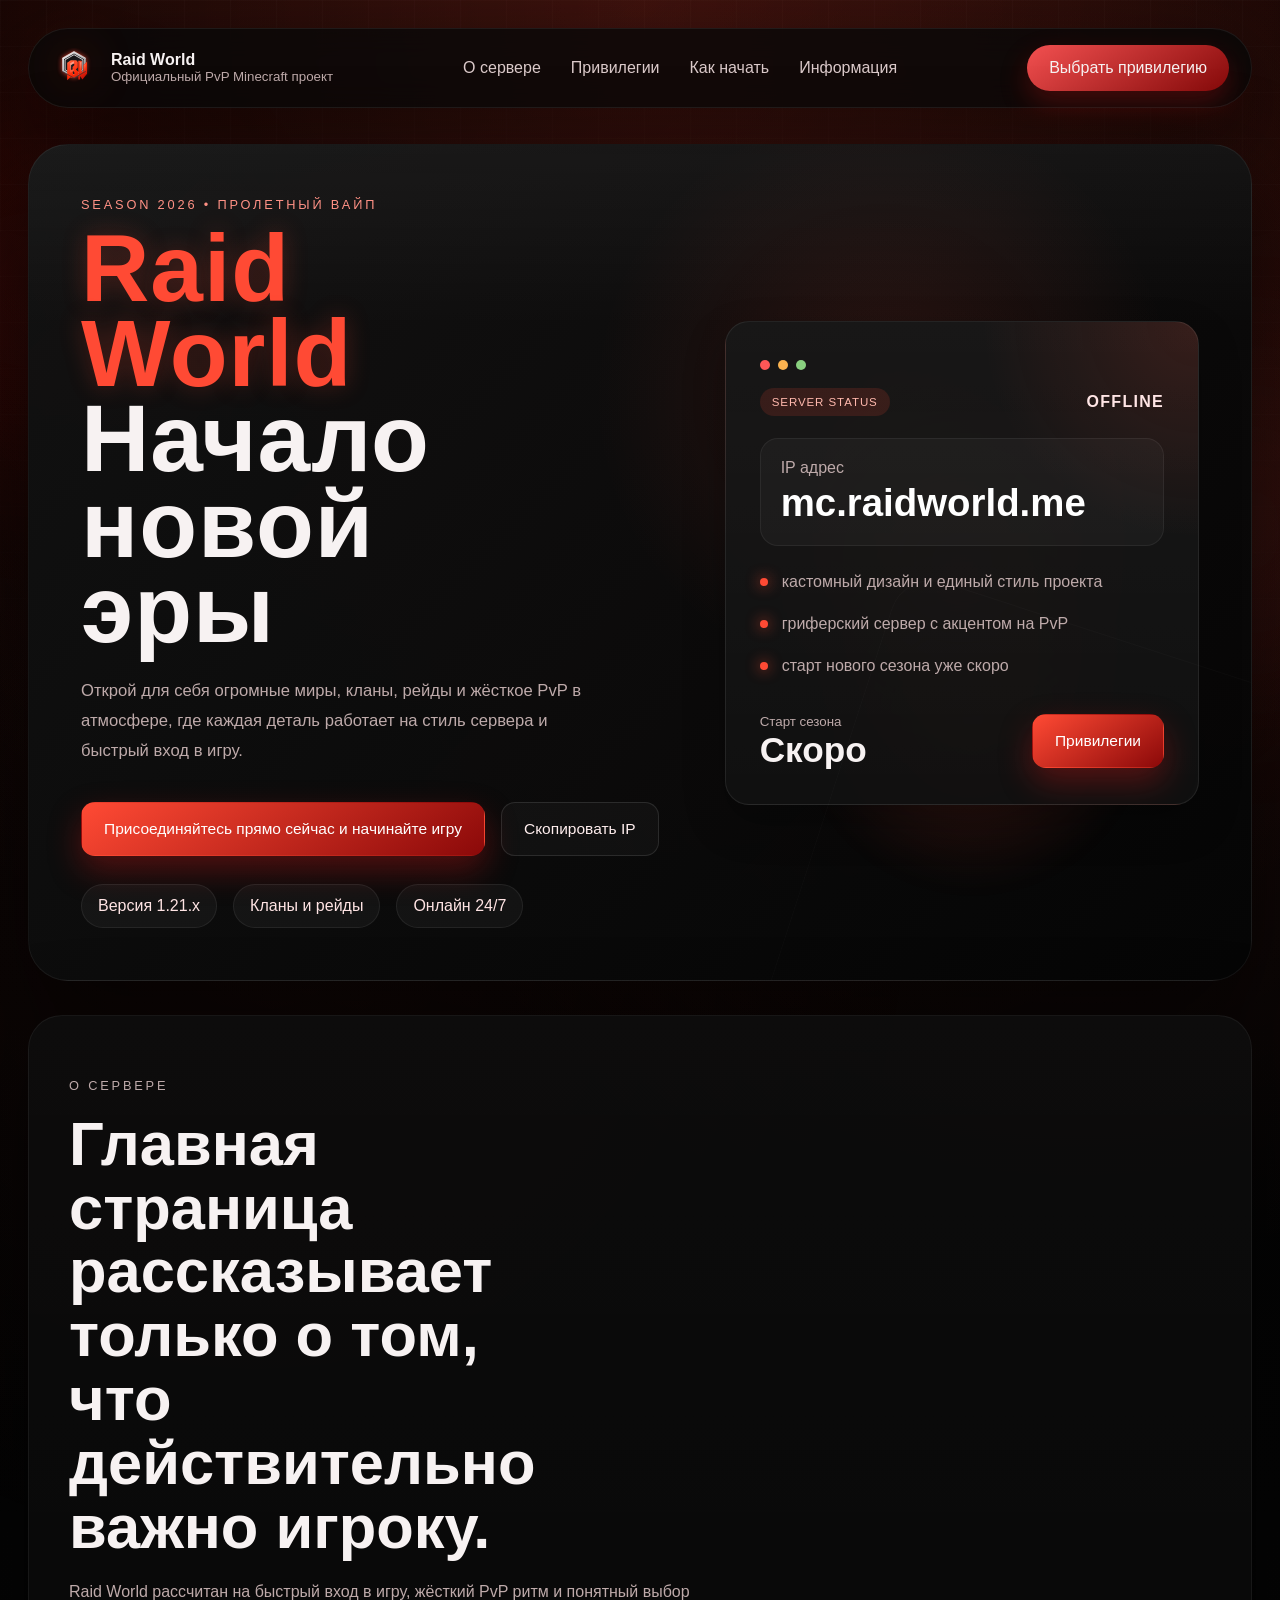
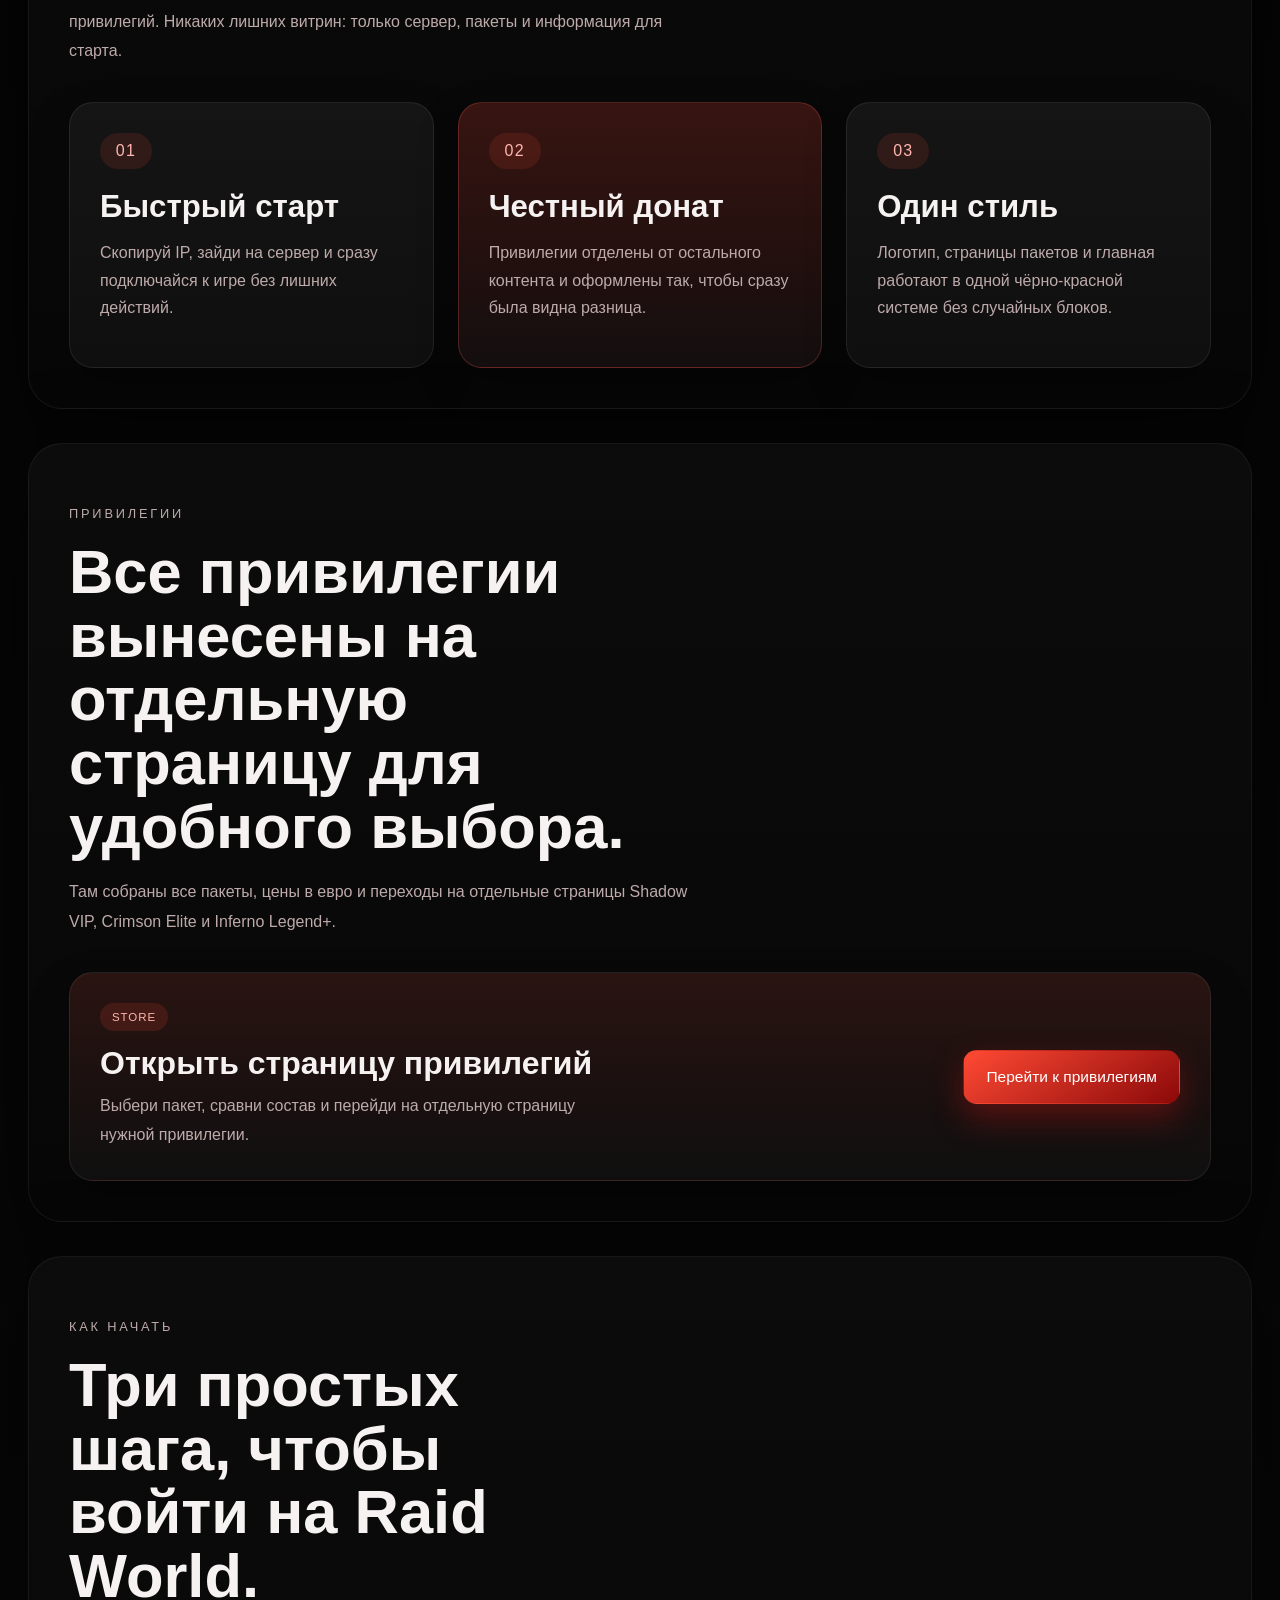
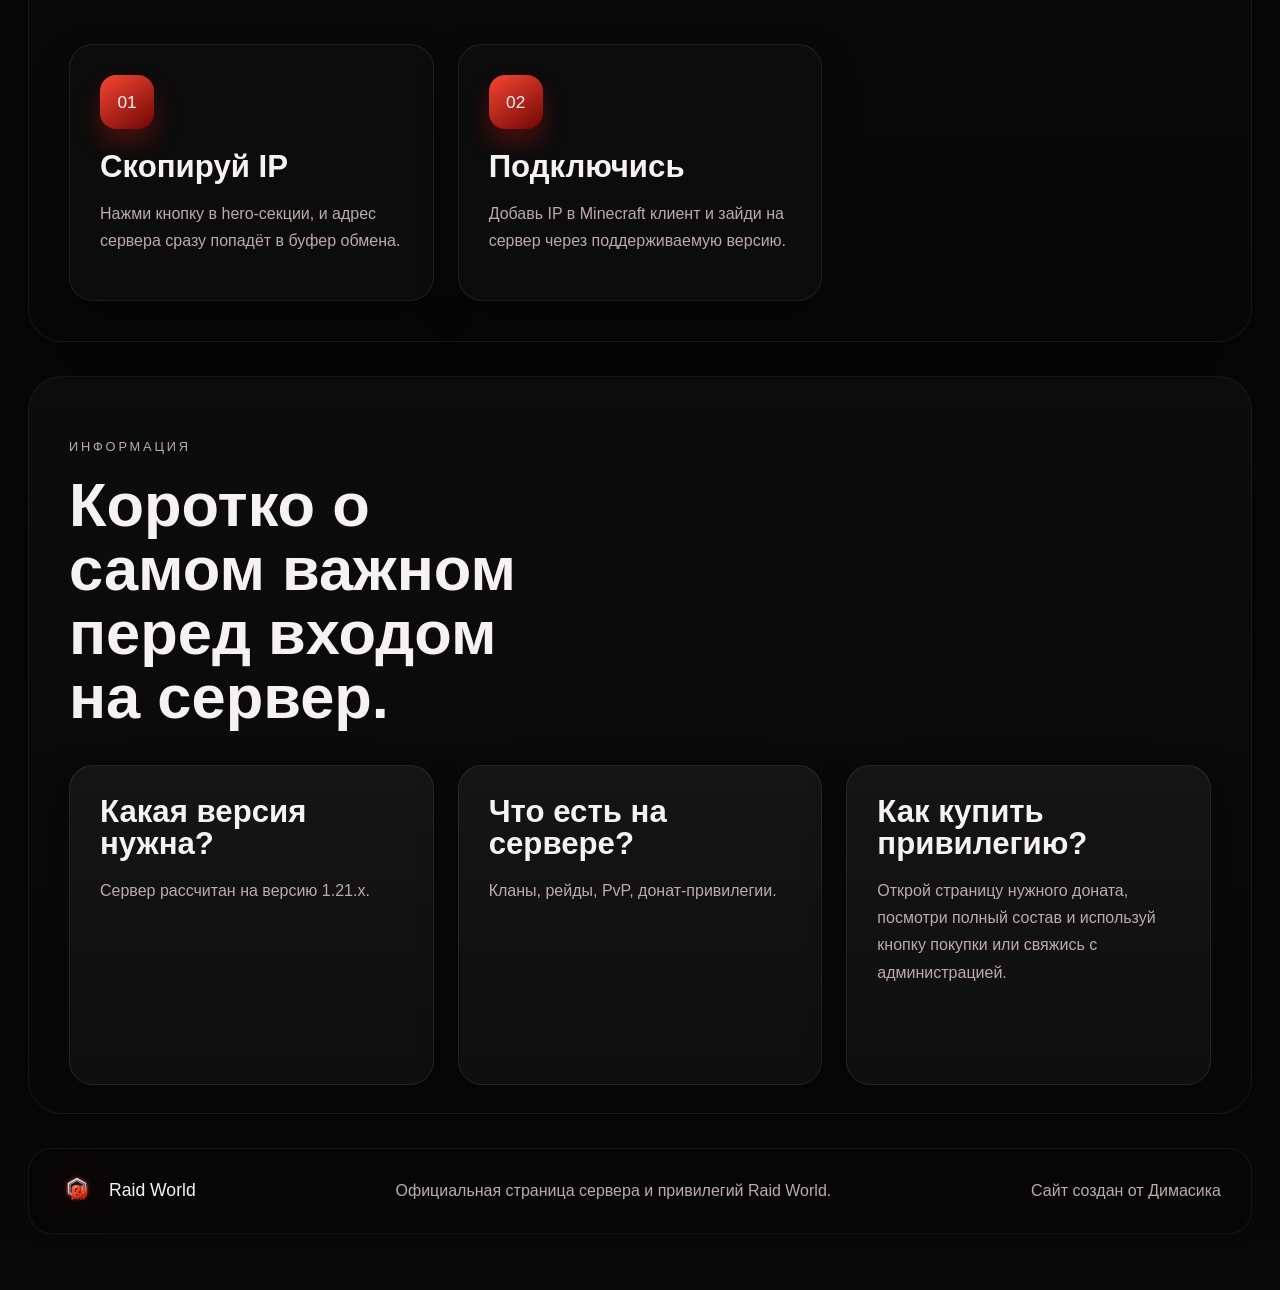
<file: index.html>
<!DOCTYPE html>
<html lang="ru">
<head>
  <meta charset="UTF-8">
  <meta name="viewport" content="width=device-width, initial-scale=1.0">
  <title>Raid World | Гриферский сервер</title>
  <meta
    name="description"
    content="Raid World — Гриферский сервер."
  >
  <meta name="theme-color" content="#120606">
  <link rel="icon" href="rw-logo.svg" type="image/svg+xml">
  <link rel="shortcut icon" href="rw-logo.svg" type="image/svg+xml">
  <link rel="stylesheet" href="styles.css">
</head>
<body>
  <div class="site-shell">
    <div class="ambient ambient-left"></div>
    <div class="ambient ambient-right"></div>
    <div class="grid-fade"></div>

    <header class="topbar">
      <a class="brand" href="#hero" aria-label="Raid World">
        <img class="brand-logo" src="rw-logo.svg" alt="logo">
        <span class="brand-text">
          <strong>Raid World</strong>
          <small>Официальный PvP Minecraft проект</small>
        </span>
      </a>

      <nav class="nav">
        <a href="#about">О сервере</a>
        <a href="privileges.html">Привилегии</a>
        <a href="#start">Как начать</a>
        <a href="#faq">Информация</a>
      </nav>

      <a class="nav-cta" href="privileges.html">Выбрать привилегию</a>
    </header>

    <main>
      <section class="hero reveal visible" id="hero">
        <div class="hero-copy">
          <p class="eyebrow">Season 2026 • Пролетный вайп</p>
          <h1><span>Raid World</span> Начало новой эры</h1>
          <p class="hero-text">
            Открой для себя огромные миры, кланы, рейды и жёсткое PvP в атмосфере,
            где каждая деталь работает на стиль сервера и быстрый вход в игру.
          </p>

          <div class="hero-actions">
            <a class="button button-primary" href="#start">Присоединяйтесь прямо сейчас и начинайте игру</a>
            <button class="button button-secondary copy-button" data-copy-value="mc.raidworld.me">
              Скопировать IP
            </button>
          </div>

          <div class="hero-pills">
            <span class="chip">Версия 1.21.x</span>
            <span class="chip">Кланы и рейды</span>
            <span class="chip">Онлайн 24/7</span>
          </div>
        </div>

        <div class="hero-panel">
          <div class="panel-glow"></div>

          <article class="hero-card hero-card-main interactive-card">
            <div class="terminal-top">
              <span></span>
              <span></span>
              <span></span>
            </div>

            <div class="hero-card-heading">
              <span class="card-label">Server Status</span>
              <strong>OFFLINE</strong>
            </div>

            <div class="hero-ip">
              <span>IP адрес</span>
              <strong>mc.raidworld.me</strong>
            </div>

            <ul class="hero-list">
              <li>кастомный дизайн и единый стиль проекта</li>
              <li>гриферский сервер с акцентом на PvP</li>
              <li>старт нового сезона уже скоро</li>
            </ul>

            <div class="price-row">
              <div>
                <small>Старт сезона</small>
                <strong>Скоро</strong>
              </div>
              <a class="button button-primary" href="privileges.html">Привилегии</a>
            </div>
          </article>
        </div>
      </section>

      <section class="section reveal" id="about">
        <div class="section-heading">
          <p class="eyebrow">О сервере</p>
          <h2>Главная страница рассказывает только о том, что действительно важно игроку.</h2>
          <p>
            Raid World рассчитан на быстрый вход в игру, жёсткий PvP ритм и понятный выбор привилегий.
            Никаких лишних витрин: только сервер, пакеты и информация для старта.
          </p>
        </div>

        <div class="feature-grid">
          <article class="feature-card interactive-card">
            <span class="feature-index">01</span>
            <h3>Быстрый старт</h3>
            <p>Скопируй IP, зайди на сервер и сразу подключайся к игре без лишних действий.</p>
          </article>

          <article class="feature-card feature-card-accent interactive-card">
            <span class="feature-index">02</span>
            <h3>Честный донат</h3>
            <p>Привилегии отделены от остального контента и оформлены так, чтобы сразу была видна разница.</p>
          </article>

          <article class="feature-card interactive-card">
            <span class="feature-index">03</span>
            <h3>Один стиль</h3>
            <p>Логотип, страницы пакетов и главная работают в одной чёрно-красной системе без случайных блоков.</p>
          </article>
        </div>
      </section>

      <section class="section reveal server-cta-section" id="store">
        <div class="section-heading">
          <p class="eyebrow">Привилегии</p>
          <h2>Все привилегии вынесены на отдельную страницу для удобного выбора.</h2>
          <p>
            Там собраны все пакеты, цены в евро и переходы на отдельные страницы Shadow VIP,
            Crimson Elite и Inferno Legend+.
          </p>
        </div>

        <div class="server-cta-card interactive-card">
          <div>
            <span class="card-label">Store</span>
            <h3>Открыть страницу привилегий</h3>
            <p>Выбери пакет, сравни состав и перейди на отдельную страницу нужной привилегии.</p>
          </div>
          <a class="button button-primary" href="privileges.html">Перейти к привилегиям</a>
        </div>
      </section>

      <section class="section reveal" id="start">
        <div class="section-heading">
          <p class="eyebrow">Как начать</p>
          <h2>Три простых шага, чтобы войти на Raid World.</h2>
        </div>

        <div class="steps-grid">
          <article class="step-card interactive-card">
            <span>01</span>
            <h3>Скопируй IP</h3>
            <p>Нажми кнопку в hero-секции, и адрес сервера сразу попадёт в буфер обмена.</p>
          </article>

          <article class="step-card interactive-card">
            <span>02</span>
            <h3>Подключись</h3>
            <p>Добавь IP в Minecraft клиент и зайди на сервер через поддерживаемую версию.</p>
          </article>
        </div>
      </section>

      <section class="section reveal faq-section" id="faq">
        <div class="section-heading">
          <p class="eyebrow">Информация</p>
          <h2>Коротко о самом важном перед входом на сервер.</h2>
        </div>

        <div class="faq-grid">
          <article class="faq-card interactive-card">
            <h3>Какая версия нужна?</h3>
            <p>Сервер рассчитан на версию 1.21.x.</p>
          </article>

          <article class="faq-card interactive-card">
            <h3>Что есть на сервере?</h3>
            <p>Кланы, рейды, PvP, донат-привилегии.</p>
          </article>

          <article class="faq-card interactive-card">
            <h3>Как купить привилегию?</h3>
            <p>Открой страницу нужного доната, посмотри полный состав и используй кнопку покупки или свяжись с администрацией.</p>
          </article>
        </div>
      </section>
    </main>

    <footer class="footer">
      <div class="footer-brand">
        <img class="footer-logo" src="rw-logo.svg" alt="logo">
        <p>Raid World</p>
      </div>
      <span>Официальная страница сервера и привилегий Raid World.</span>
      <span>Сайт создан от Димасика</span>
    </footer>
  </div>

  <div class="toast" id="toast" aria-live="polite"></div>

  <script src="script.js"></script>
</body>
</html>
</file>
<file: styles.css>
:root {
  --bg: #020202;
  --bg-soft: #090909;
  --panel: rgba(11, 11, 11, 0.88);
  --panel-strong: rgba(16, 16, 16, 0.95);
  --line: rgba(255, 255, 255, 0.08);
  --line-strong: rgba(255, 102, 102, 0.24);
  --text: #f7f2f2;
  --muted: #beaaaa;
  --primary: #d51515;
  --primary-strong: #ff4a34;
  --primary-soft: rgba(255, 74, 52, 0.14);
  --shadow: 0 30px 90px rgba(0, 0, 0, 0.55);
  --radius-xl: 34px;
  --radius-lg: 24px;
  --radius-md: 18px;
  --container: 1440px;
}

* {
  box-sizing: border-box;
}

html {
  scroll-behavior: smooth;
}

body {
  margin: 0;
  min-height: 100vh;
  overflow-x: hidden;
  color: var(--text);
  font-family: "Trebuchet MS", "Segoe UI", sans-serif;
  background:
    radial-gradient(circle at top, rgba(255, 74, 52, 0.16), transparent 24%),
    radial-gradient(circle at 84% 12%, rgba(255, 74, 52, 0.1), transparent 18%),
    linear-gradient(180deg, #010101 0%, #050505 45%, #090909 100%);
}

body::before {
  content: "";
  position: fixed;
  inset: 0;
  pointer-events: none;
  background:
    linear-gradient(rgba(255, 255, 255, 0.02) 1px, transparent 1px),
    linear-gradient(90deg, rgba(255, 255, 255, 0.02) 1px, transparent 1px);
  background-size: 46px 46px;
  mask-image: linear-gradient(180deg, rgba(0, 0, 0, 0.94), transparent);
}

button,
input,
textarea,
select {
  font: inherit;
}

.site-shell,
.inner-shell {
  position: relative;
  max-width: var(--container);
  margin: 0 auto;
  padding: 28px 28px 56px;
}

.inner-shell {
  min-height: 100vh;
}

.grid-fade {
  position: absolute;
  inset: 0;
  pointer-events: none;
  background:
    radial-gradient(circle at 50% 0%, rgba(255, 74, 52, 0.1), transparent 22%),
    radial-gradient(circle at 20% 20%, rgba(255, 74, 52, 0.06), transparent 18%);
}

.ambient {
  position: fixed;
  width: 340px;
  height: 340px;
  border-radius: 50%;
  filter: blur(80px);
  opacity: 0.34;
  z-index: 0;
  pointer-events: none;
  animation: drift 12s ease-in-out infinite;
}

.ambient-left {
  top: 120px;
  left: -130px;
  background: rgba(255, 12, 12, 0.26);
}

.ambient-right {
  top: 360px;
  right: -140px;
  background: rgba(255, 102, 102, 0.16);
  animation-delay: -4s;
}

.topbar,
.hero,
.section,
.footer,
.subpage-hero,
.info-strip,
.package-layout {
  position: relative;
  z-index: 1;
}

.topbar {
  display: flex;
  align-items: center;
  justify-content: space-between;
  gap: 28px;
  padding: 16px 22px;
  margin-bottom: 36px;
  border: 1px solid rgba(255, 255, 255, 0.07);
  border-radius: 999px;
  background: rgba(8, 8, 8, 0.8);
  box-shadow: var(--shadow);
  backdrop-filter: blur(14px);
}

.brand,
.footer-brand {
  display: inline-flex;
  align-items: center;
  gap: 14px;
  color: var(--text);
  text-decoration: none;
}

.brand-logo,
.footer-logo {
  display: block;
  width: 46px;
  height: 46px;
  object-fit: contain;
  filter: drop-shadow(0 0 24px rgba(255, 74, 52, 0.24));
}

.footer-logo {
  width: 36px;
  height: 36px;
}

.brand-text {
  display: flex;
  flex-direction: column;
  gap: 1px;
  line-height: 1.1;
}

.brand-text strong,
.nav a,
.nav-cta,
.button,
.eyebrow,
.card-label,
.tier,
.feature-index,
.terminal-top,
.package-price,
.breadcrumb {
  font-family: "Bahnschrift", "Arial Narrow", sans-serif;
}

.brand-text small,
.hero-text,
.section-heading p,
.product-card p,
.feature-card p,
.step-card p,
.faq-card p,
.hero-list li,
.footer span,
.stat-card span,
.hero-ip span,
.price-row small,
.package-meta span,
.overview-card p,
.benefit-card p,
.support-card p,
.subpage-lead {
  color: var(--muted);
}

.nav {
  display: flex;
  align-items: center;
  gap: 30px;
}

.nav a,
.nav-cta {
  color: var(--text);
  text-decoration: none;
}

.nav a {
  color: #dbcaca;
}

.nav a:hover,
.nav-cta:hover {
  color: #ffffff;
}

.nav-cta {
  padding: 14px 22px;
  border-radius: 999px;
  background: linear-gradient(145deg, rgba(255, 84, 84, 0.95), rgba(140, 10, 10, 0.95));
  box-shadow: 0 12px 28px rgba(213, 22, 22, 0.28);
  white-space: nowrap;
}

.hero,
.subpage-hero {
  display: grid;
  gap: 40px;
  align-items: stretch;
  padding: 52px;
  border: 1px solid rgba(255, 255, 255, 0.06);
  border-radius: calc(var(--radius-xl) + 6px);
  background:
    linear-gradient(180deg, rgba(255, 255, 255, 0.04), transparent 22%),
    radial-gradient(circle at 70% 30%, rgba(255, 74, 52, 0.12), transparent 28%),
    linear-gradient(135deg, rgba(18, 18, 18, 0.98), rgba(5, 5, 5, 0.96));
  box-shadow: var(--shadow);
  overflow: hidden;
}

.hero {
  grid-template-columns: minmax(0, 1.12fr) minmax(420px, 0.88fr);
  min-height: 820px;
}

.subpage-hero {
  grid-template-columns: minmax(0, 1fr) minmax(340px, 0.9fr);
  min-height: 620px;
}

.hero::before,
.subpage-hero::before {
  content: "";
  position: absolute;
  inset: auto 8% 10% auto;
  width: 360px;
  height: 360px;
  border-radius: 50%;
  background: radial-gradient(circle, rgba(255, 74, 52, 0.22), transparent 68%);
  filter: blur(10px);
  animation: pulse 8s ease-in-out infinite;
}

.hero::after,
.subpage-hero::after {
  content: "";
  position: absolute;
  right: -4%;
  bottom: -16%;
  width: 480px;
  height: 480px;
  border: 1px solid rgba(255, 255, 255, 0.04);
  border-radius: 42px;
  transform: rotate(18deg);
  opacity: 0.45;
}

.eyebrow {
  margin: 0 0 14px;
  color: #ff9185;
  font-size: 0.8rem;
  letter-spacing: 0.22em;
  text-transform: uppercase;
}

.hero h1,
.subpage-hero h1,
.section-heading h2,
.product-card h3,
.feature-card h3,
.step-card h3,
.faq-card h3,
.hero-card strong,
.hero-ip strong,
.package-panel h2,
.overview-card h3,
.benefit-card h3,
.support-card h3 {
  font-family: "Bahnschrift", "Arial Narrow", sans-serif;
}

.hero h1,
.subpage-hero h1 {
  margin: 0;
  max-width: 9ch;
  font-size: clamp(3.4rem, 7.4vw, 7.1rem);
  line-height: 0.9;
  letter-spacing: 0.01em;
}

.subpage-hero h1 {
  max-width: 13ch;
  font-size: clamp(3rem, 6vw, 5.4rem);
}

.hero h1 span,
.subpage-hero h1 span,
.package-price {
  color: var(--primary-strong);
  text-shadow: 0 0 24px rgba(255, 74, 52, 0.26);
}

.hero-text,
.subpage-lead {
  max-width: 58ch;
  margin: 24px 0 36px;
  font-size: 1.04rem;
  line-height: 1.8;
}

.hero-actions,
.hero-pills,
.hero-stats,
.price-row,
.product-actions,
.subpage-actions,
.package-meta {
  display: flex;
  align-items: center;
  gap: 16px;
  flex-wrap: wrap;
}

.button {
  display: inline-flex;
  align-items: center;
  justify-content: center;
  min-height: 54px;
  padding: 15px 22px;
  border-radius: 14px;
  border: 1px solid transparent;
  cursor: pointer;
  color: inherit;
  font-size: 0.97rem;
  text-decoration: none;
  transition: transform 180ms ease, border-color 180ms ease, box-shadow 180ms ease, background 180ms ease;
}

.button:hover {
  transform: translateY(-2px);
}

.button-primary {
  color: #ffffff;
  background: linear-gradient(145deg, var(--primary-strong), #8b0909);
  box-shadow: 0 14px 32px rgba(213, 22, 22, 0.34);
}

.button-secondary {
  color: #ffeeee;
  background: rgba(255, 255, 255, 0.03);
  border-color: rgba(255, 255, 255, 0.11);
}

.button-secondary:hover {
  border-color: rgba(255, 84, 84, 0.4);
  box-shadow: 0 12px 26px rgba(255, 74, 52, 0.1);
}

.hero-pills {
  margin: 28px 0 0;
}

.chip {
  padding: 12px 16px;
  border-radius: 999px;
  border: 1px solid rgba(255, 255, 255, 0.07);
  background: rgba(255, 255, 255, 0.04);
  color: #ffe4e4;
  animation: floatUp 4s ease-in-out infinite;
}

.chip:nth-child(2) {
  animation-delay: -1s;
}

.chip:nth-child(3) {
  animation-delay: -2s;
}

.hero-stats {
  margin-top: 36px;
}

.stat-card,
.overview-card,
.benefit-card,
.support-card,
.package-panel {
  position: relative;
  isolation: isolate;
  overflow: hidden;
  border-radius: var(--radius-lg);
  border: 1px solid rgba(255, 255, 255, 0.08);
  background:
    linear-gradient(180deg, rgba(255, 255, 255, 0.05), rgba(255, 255, 255, 0.015)),
    rgba(12, 12, 12, 0.95);
  box-shadow: 0 18px 40px rgba(0, 0, 0, 0.26);
}

.stat-card {
  min-width: 190px;
  padding: 22px 24px;
  border-radius: 20px;
  background: rgba(255, 255, 255, 0.03);
}

.stat-card strong {
  display: block;
  margin-bottom: 6px;
  font-size: 1.7rem;
}

.hero-panel {
  position: relative;
  display: grid;
  align-content: center;
  gap: 20px;
}

.panel-glow {
  position: absolute;
  inset: 14% 14%;
  border-radius: 42px;
  background: radial-gradient(circle, rgba(255, 74, 52, 0.24), transparent 66%);
  filter: blur(16px);
  animation: pulse 6s ease-in-out infinite;
}

.hero-card,
.product-card,
.feature-card,
.step-card,
.faq-card,
.overview-card,
.benefit-card,
.support-card,
.package-panel {
  position: relative;
  isolation: isolate;
  overflow: hidden;
  border-radius: var(--radius-lg);
  border: 1px solid rgba(255, 255, 255, 0.08);
  box-shadow: 0 18px 40px rgba(0, 0, 0, 0.26);
}

.hero-card::before,
.product-card::before,
.feature-card::before,
.step-card::before,
.faq-card::before,
.overview-card::before,
.benefit-card::before,
.support-card::before,
.package-panel::before {
  content: "";
  position: absolute;
  inset: 0;
  background: linear-gradient(120deg, transparent 18%, rgba(255, 255, 255, 0.06) 50%, transparent 82%);
  transform: translateX(-100%);
  transition: transform 700ms ease;
  z-index: -1;
}

.hero-card:hover::before,
.product-card:hover::before,
.feature-card:hover::before,
.step-card:hover::before,
.faq-card:hover::before,
.overview-card:hover::before,
.benefit-card:hover::before,
.support-card:hover::before,
.package-panel:hover::before {
  transform: translateX(100%);
}

.interactive-card {
  transition: transform 220ms ease, box-shadow 220ms ease, border-color 220ms ease;
}

.interactive-card:hover {
  transform: translateY(-6px);
  border-color: rgba(255, 88, 88, 0.28);
  box-shadow: 0 20px 44px rgba(0, 0, 0, 0.28), 0 0 0 1px rgba(255, 74, 52, 0.07) inset;
}

.hero-card-main,
.package-panel {
  padding: 34px;
  background:
    radial-gradient(circle at top right, rgba(255, 74, 52, 0.14), transparent 32%),
    linear-gradient(180deg, rgba(255, 255, 255, 0.05), rgba(255, 255, 255, 0.02)),
    rgba(12, 12, 12, 0.95);
}

.terminal-top {
  display: inline-flex;
  gap: 8px;
  margin-bottom: 18px;
}

.terminal-top span {
  width: 10px;
  height: 10px;
  border-radius: 50%;
  background: rgba(255, 255, 255, 0.2);
}

.terminal-top span:first-child {
  background: #ff5757;
}

.terminal-top span:nth-child(2) {
  background: #fbb350;
}

.terminal-top span:nth-child(3) {
  background: #89d07f;
}

.hero-card-heading {
  display: flex;
  align-items: center;
  justify-content: space-between;
  gap: 14px;
  margin-bottom: 22px;
}

.hero-card-heading strong {
  color: #ffe5e5;
  letter-spacing: 0.08em;
}

.card-label {
  display: inline-flex;
  padding: 8px 12px;
  border-radius: 999px;
  background: rgba(255, 74, 52, 0.14);
  color: #ffb8ad;
  text-transform: uppercase;
  letter-spacing: 0.08em;
  font-size: 0.72rem;
}

.hero-ip,
.package-highlight {
  display: grid;
  gap: 4px;
  margin-bottom: 22px;
  padding: 20px;
  border-radius: 18px;
  background: rgba(255, 255, 255, 0.03);
  border: 1px solid rgba(255, 255, 255, 0.06);
}

.hero-ip strong {
  font-size: clamp(1.8rem, 3vw, 2.5rem);
  color: #ffffff;
}

.hero-list,
.feature-list,
.package-list {
  margin: 0;
  padding: 0;
  list-style: none;
}

.hero-list li,
.feature-list li,
.package-list li {
  position: relative;
  margin-top: 14px;
  padding-left: 22px;
  line-height: 1.75;
}

.hero-list li::before,
.feature-list li::before,
.package-list li::before {
  content: "";
  position: absolute;
  left: 0;
  top: 10px;
  width: 8px;
  height: 8px;
  border-radius: 50%;
  background: var(--primary-strong);
  box-shadow: 0 0 14px rgba(255, 74, 52, 0.85);
}

.price-row {
  justify-content: space-between;
  margin-top: 32px;
}

.price-row strong {
  display: block;
  font-size: 2.2rem;
}

.hero-floating {
  display: grid;
  grid-template-columns: repeat(3, minmax(0, 1fr));
  gap: 16px;
}

.float-card {
  padding: 20px;
  border-radius: 18px;
  border: 1px solid rgba(255, 255, 255, 0.06);
  background: rgba(255, 255, 255, 0.03);
}

.float-card small {
  display: block;
  margin-bottom: 8px;
  color: #c8adad;
}

.float-card strong {
  font-family: "Bahnschrift", "Arial Narrow", sans-serif;
}

.section,
.info-strip {
  margin-top: 34px;
  padding: 40px;
  border-radius: var(--radius-xl);
  border: 1px solid rgba(255, 255, 255, 0.06);
  background:
    linear-gradient(180deg, rgba(255, 255, 255, 0.02), transparent),
    rgba(8, 8, 8, 0.88);
  box-shadow: var(--shadow);
}

.server-cta-section .section-heading h2 {
  max-width: 18ch;
}

.server-cta-card {
  display: flex;
  align-items: center;
  justify-content: space-between;
  gap: 24px;
  padding: 30px;
  border-radius: var(--radius-lg);
  border: 1px solid rgba(255, 255, 255, 0.08);
  background:
    linear-gradient(180deg, rgba(255, 74, 52, 0.12), rgba(255, 255, 255, 0.01)),
    rgba(13, 13, 13, 0.95);
  box-shadow: 0 18px 40px rgba(0, 0, 0, 0.26);
}

.server-cta-card h3 {
  margin: 14px 0 10px;
  font-family: "Bahnschrift", "Arial Narrow", sans-serif;
  font-size: 2rem;
}

.server-cta-card p {
  margin: 0;
  max-width: 58ch;
  color: var(--muted);
  line-height: 1.8;
}

.section-heading {
  max-width: 1080px;
  margin-bottom: 36px;
}

.section-heading h2 {
  margin: 0;
  max-width: 15ch;
  font-size: clamp(2.5rem, 4.8vw, 4.6rem);
  line-height: 1.04;
}

.section-heading p {
  max-width: 72ch;
  margin-top: 18px;
  line-height: 1.85;
}

.feature-grid,
.card-grid,
.steps-grid,
.faq-grid,
.overview-grid,
.benefits-grid {
  display: grid;
  gap: 24px;
}

.feature-grid,
.card-grid,
.steps-grid,
.faq-grid {
  grid-template-columns: repeat(3, minmax(240px, 1fr));
}

.overview-grid {
  grid-template-columns: repeat(3, minmax(0, 1fr));
}

.benefits-grid {
  grid-template-columns: repeat(2, minmax(0, 1fr));
}

.feature-card,
.product-card,
.step-card,
.faq-card,
.overview-card,
.benefit-card,
.support-card {
  padding: 30px;
  min-height: 100%;
}

.feature-card,
.faq-card,
.overview-card,
.benefit-card,
.support-card {
  background:
    linear-gradient(180deg, rgba(255, 255, 255, 0.04), rgba(255, 255, 255, 0.015)),
    rgba(12, 12, 12, 0.94);
}

.feature-card-accent,
.featured-card,
.package-panel-accent {
  background:
    linear-gradient(180deg, rgba(255, 74, 52, 0.17), rgba(255, 255, 255, 0.02)),
    rgba(16, 10, 10, 0.98);
  border-color: var(--line-strong);
}

.featured-card {
  transform: translateY(-8px);
}

.feature-index {
  display: inline-flex;
  align-items: center;
  justify-content: center;
  min-width: 52px;
  min-height: 34px;
  margin-bottom: 22px;
  padding: 9px 14px;
  border-radius: 999px;
  background: rgba(255, 74, 52, 0.12);
  color: #ffb6ae;
  letter-spacing: 0.08em;
}

.feature-card h3,
.product-card h3,
.step-card h3,
.faq-card h3,
.overview-card h3,
.benefit-card h3,
.support-card h3 {
  margin: 0 0 14px;
  font-size: 1.95rem;
  line-height: 1.05;
}

.product-card {
  background:
    linear-gradient(180deg, rgba(255, 255, 255, 0.05), rgba(255, 255, 255, 0.015)),
    rgba(12, 12, 12, 0.95);
}

.product-card p,
.feature-card p,
.step-card p,
.faq-card p {
  font-size: 1rem;
  line-height: 1.7;
}

.product-top {
  display: flex;
  align-items: center;
  justify-content: space-between;
  gap: 18px;
}

.product-top strong {
  font-size: 1.9rem;
}

.product-actions {
  margin-top: 30px;
  justify-content: space-between;
}

.tier {
  display: inline-flex;
  align-items: center;
  justify-content: center;
  min-width: 92px;
  min-height: 36px;
  padding: 8px 14px;
  border-radius: 999px;
  font-size: 0.78rem;
  letter-spacing: 0.08em;
}

.tier-vip {
  background: rgba(255, 255, 255, 0.08);
}

.tier-elite {
  background: rgba(255, 74, 52, 0.16);
  color: #ffd0cb;
}

.tier-legend {
  background: linear-gradient(145deg, rgba(255, 94, 76, 0.28), rgba(117, 0, 0, 0.38));
}

.step-card {
  background: rgba(13, 13, 13, 0.94);
}

.step-card span {
  display: inline-flex;
  align-items: center;
  justify-content: center;
  width: 54px;
  height: 54px;
  margin-bottom: 22px;
  border-radius: 16px;
  background: linear-gradient(145deg, rgba(255, 74, 52, 0.96), rgba(118, 5, 5, 0.96));
  box-shadow: 0 14px 24px rgba(213, 22, 22, 0.3);
  font-family: "Bahnschrift", "Arial Narrow", sans-serif;
  font-size: 1.08rem;
}

.faq-card {
  min-height: 320px;
}

.faq-section {
  padding-bottom: 28px;
}

.breadcrumb {
  display: inline-flex;
  margin-bottom: 18px;
  padding: 10px 14px;
  border-radius: 999px;
  background: rgba(255, 255, 255, 0.04);
  border: 1px solid rgba(255, 255, 255, 0.06);
  color: #ffe4de;
  text-decoration: none;
  letter-spacing: 0.06em;
}

.package-meta {
  margin-top: 22px;
}

.package-meta span {
  padding: 10px 14px;
  border-radius: 999px;
  background: rgba(255, 255, 255, 0.04);
  border: 1px solid rgba(255, 255, 255, 0.06);
}

.package-layout {
  display: grid;
  grid-template-columns: minmax(0, 1.2fr) minmax(320px, 0.8fr);
  gap: 24px;
  margin-top: 34px;
}

.package-price {
  margin: 8px 0 0;
  font-size: clamp(2.8rem, 5vw, 4.8rem);
  line-height: 0.92;
}

.package-highlight strong {
  font-size: 1.2rem;
}

.info-strip {
  display: flex;
  align-items: center;
  justify-content: space-between;
  gap: 20px;
}

.footer {
  display: flex;
  align-items: center;
  justify-content: space-between;
  gap: 20px;
  margin-top: 34px;
  padding: 24px 30px;
  border-radius: 24px;
  border: 1px solid rgba(255, 255, 255, 0.06);
  background: rgba(7, 7, 7, 0.92);
}

.footer p {
  margin: 0;
  font-family: "Bahnschrift", "Arial Narrow", sans-serif;
  font-size: 1.1rem;
}

.toast {
  position: fixed;
  left: 50%;
  bottom: 26px;
  transform: translateX(-50%) translateY(20px);
  min-width: min(92vw, 380px);
  padding: 16px 18px;
  border-radius: 16px;
  border: 1px solid rgba(255, 74, 52, 0.34);
  background: rgba(10, 10, 10, 0.96);
  color: #fff2f2;
  text-align: center;
  box-shadow: 0 20px 42px rgba(0, 0, 0, 0.36), 0 0 24px rgba(255, 74, 52, 0.14);
  opacity: 0;
  pointer-events: none;
  transition: opacity 200ms ease, transform 200ms ease;
  z-index: 5;
}

.toast.is-visible {
  opacity: 1;
  transform: translateX(-50%) translateY(0);
}

.reveal {
  opacity: 0;
  transform: translateY(30px);
  transition: opacity 700ms ease, transform 700ms ease;
}

.reveal.visible {
  opacity: 1;
  transform: translateY(0);
}

@keyframes pulse {
  0%,
  100% {
    transform: scale(0.96);
    opacity: 0.8;
  }
  50% {
    transform: scale(1.08);
    opacity: 1;
  }
}

@keyframes drift {
  0%,
  100% {
    transform: translate3d(0, 0, 0);
  }
  50% {
    transform: translate3d(34px, -20px, 0);
  }
}

@keyframes floatUp {
  0%,
  100% {
    transform: translateY(0);
  }
  50% {
    transform: translateY(-6px);
  }
}

@media (max-width: 1180px) {
  .topbar {
    flex-wrap: wrap;
    border-radius: 30px;
  }

  .nav {
    order: 3;
    width: 100%;
    justify-content: center;
    padding-top: 6px;
  }

  .hero,
  .subpage-hero,
  .feature-grid,
  .card-grid,
  .steps-grid,
  .faq-grid,
  .overview-grid,
  .benefits-grid,
  .package-layout {
    grid-template-columns: 1fr;
  }

  .hero,
  .subpage-hero {
    min-height: auto;
    padding: 34px;
  }

  .hero h1,
  .subpage-hero h1 {
    max-width: none;
  }

  .hero-floating {
    grid-template-columns: 1fr;
  }
}

@media (max-width: 720px) {
  .site-shell,
  .inner-shell {
    padding: 16px 14px 34px;
  }

  .topbar {
    justify-content: center;
    padding: 16px;
    text-align: center;
  }

  .brand,
  .footer-brand {
    width: 100%;
    justify-content: center;
  }

  .brand-logo {
    width: 42px;
    height: 42px;
  }

  .nav {
    gap: 14px;
    flex-wrap: wrap;
  }

  .nav-cta {
    width: 100%;
    text-align: center;
  }

  .hero,
  .subpage-hero,
  .section,
  .info-strip {
    padding: 22px;
  }

  .server-cta-card {
    flex-direction: column;
    align-items: stretch;
  }

  .hero-actions,
  .hero-pills,
  .hero-stats,
  .price-row,
  .product-actions,
  .subpage-actions,
  .package-meta,
  .footer,
  .info-strip {
    flex-direction: column;
    align-items: stretch;
  }

  .button,
  .price-row .button,
  .product-actions .button,
  .subpage-actions .button {
    width: 100%;
  }

  .price-row strong {
    margin-top: 4px;
  }

  .stat-card {
    width: 100%;
  }
}

@media (prefers-reduced-motion: reduce) {
  *,
  *::before,
  *::after {
    animation: none !important;
    transition: none !important;
    scroll-behavior: auto !important;
  }
}
</file>
